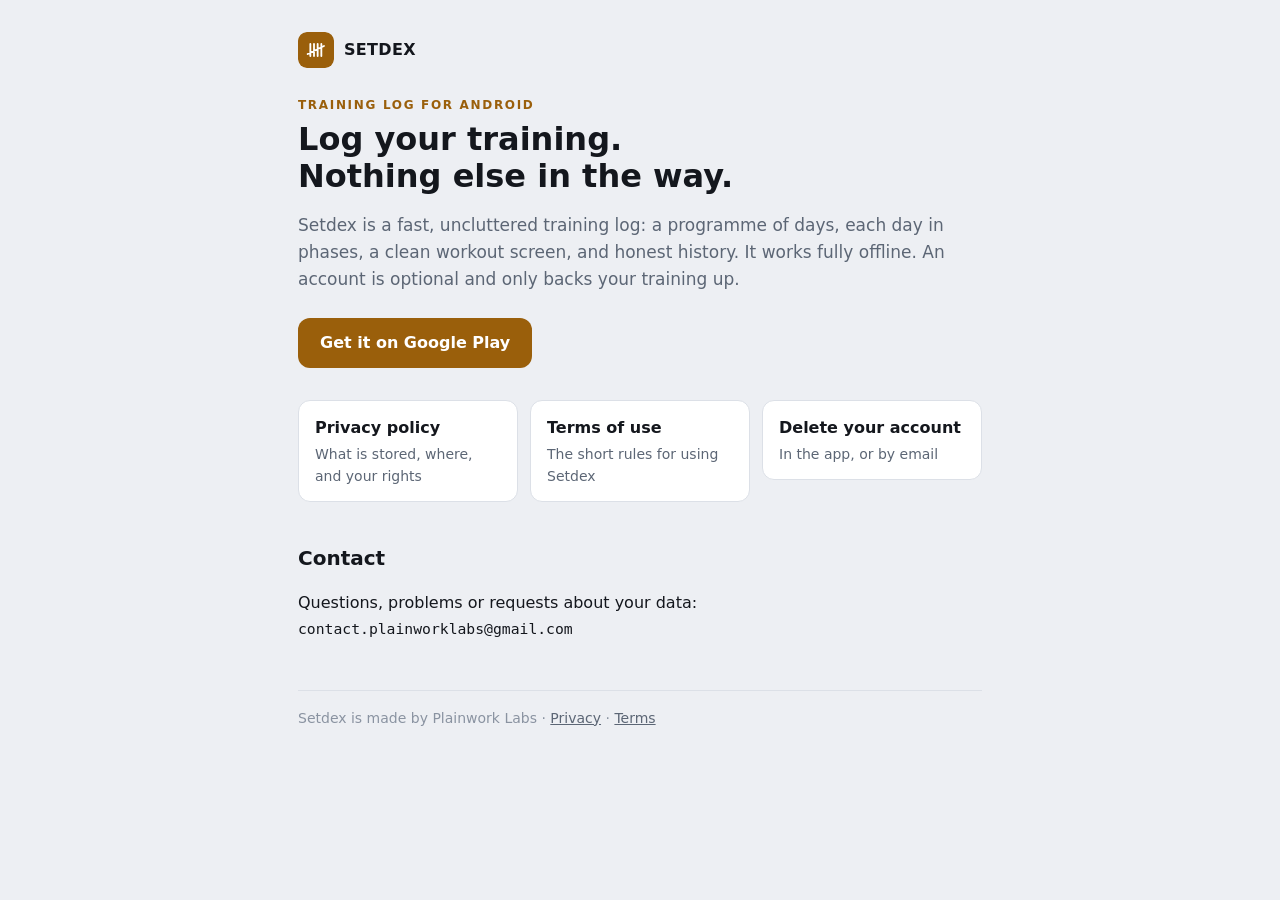
<file: index.html>
<!doctype html>
<html lang="en">
<head>
<meta charset="utf-8">
<meta name="viewport" content="width=device-width, initial-scale=1">
<title>Setdex</title>
<meta name="description" content="Setdex — a fast, uncluttered training log for Android.">
<link rel="icon" href="mark.svg" type="image/svg+xml">
<link rel="stylesheet" href="style.css">
</head>
<body>
<main class="page">
  <header class="top"><a href="./"><img class="mark" src="mark.svg" alt=""><span class="brand">SETDEX</span></a></header>

  <p class="eyebrow">Training log for Android</p>
  <h1>Log your training. Nothing else in the way.</h1>
  <p class="lede">Setdex is a fast, uncluttered training log: a programme of days, each day in
    phases, a clean workout screen, and honest history. It works fully offline. An account is
    optional and only backs your training up.</p>
  <p><a class="play" href="https://play.google.com/store/apps/details?id=com.getsetdex.app">Get it on Google Play</a></p>

  <ul class="links">
    <li><a href="privacy.html">Privacy policy<span>What is stored, where, and your rights</span></a></li>
    <li><a href="terms.html">Terms of use<span>The short rules for using Setdex</span></a></li>
    <li><a href="delete-account.html">Delete your account<span>In the app, or by email</span></a></li>
  </ul>

  <h2>Contact</h2>
  <p>Questions, problems or requests about your data:<br>
    <span class="email">contact.plainworklabs@gmail.com</span></p>

  <footer>Setdex is made by Plainwork Labs · <a href="privacy.html">Privacy</a> · <a href="terms.html">Terms</a></footer>
</main>
</body>
</html>
</file>
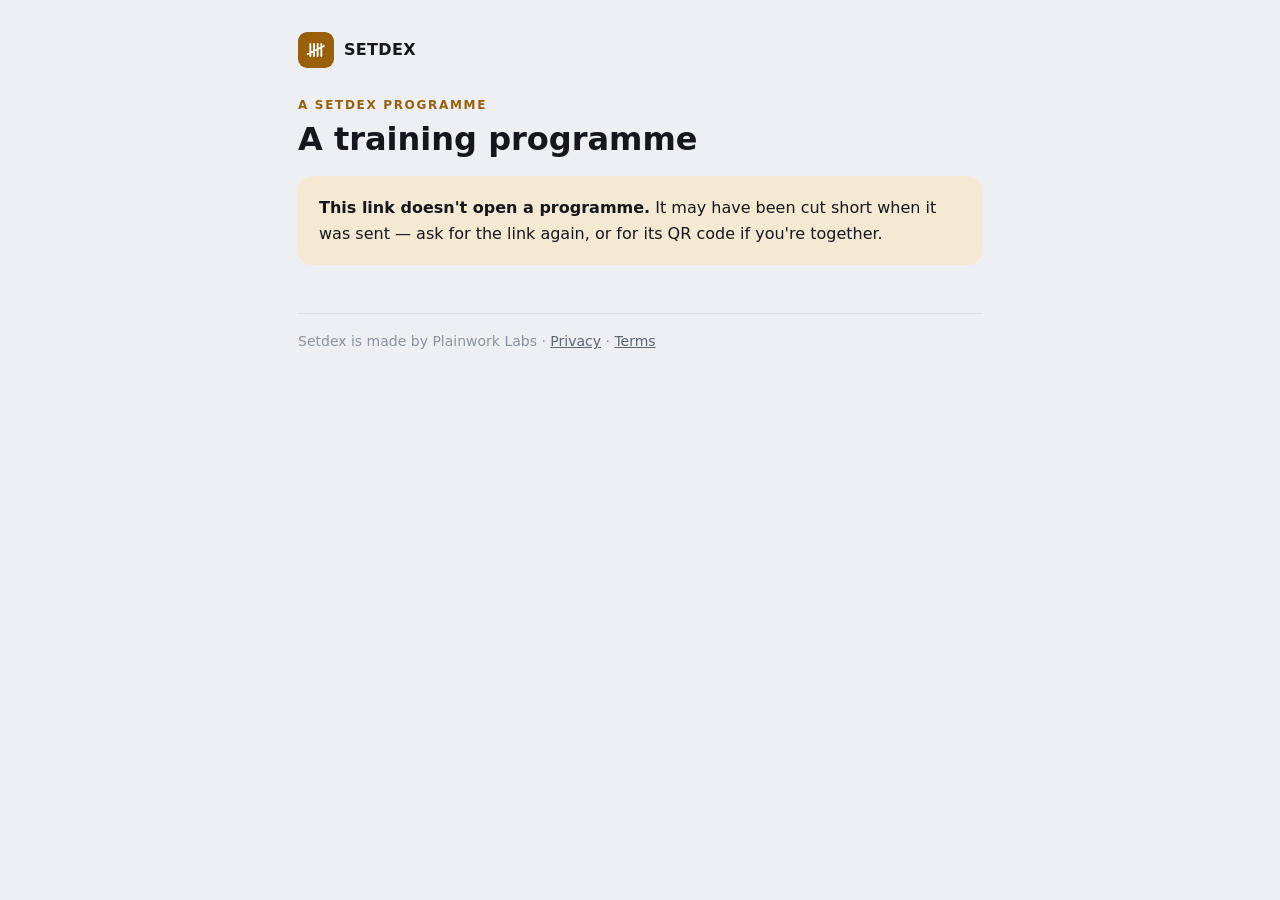
<file: p/index.html>
<!doctype html>
<html lang="en">
<head>
<meta charset="utf-8">
<meta name="viewport" content="width=device-width, initial-scale=1">
<title>A Setdex programme</title>
<meta name="description" content="A training programme shared from Setdex — open it in the app to make it yours.">
<meta name="robots" content="noindex">
<link rel="icon" href="../mark.svg" type="image/svg+xml">
<link rel="stylesheet" href="../style.css">
</head>
<body>
<!-- A programme shared from Setdex (spec §5.4.6). The programme is in the link
     itself, after the #: it never reaches this site's server — this page reads it
     in the browser (the app's lib/programmes/share/programme_link.dart writes it).
     exercises.json names the built-in exercises (app/tool/build_bank.dart). -->
<main class="page">
  <header class="top"><a href="../"><img class="mark" src="../mark.svg" alt=""><span class="brand">SETDEX</span></a></header>

  <p class="eyebrow">A Setdex programme</p>
  <h1 id="name">A training programme</h1>
  <p class="meta" id="size"></p>

  <div id="android" hidden>
    <p><a class="play" id="open" href="#">Open in Setdex</a></p>
    <p class="meta">No Setdex yet? <a href="https://play.google.com/store/apps/details?id=com.getsetdex.app">Get it
      on Google Play</a> — it's free — then come back to this page and tap Open in Setdex.</p>
  </div>
  <div id="elsewhere" hidden>
    <p class="meta">Setdex is a training log for Android phones. Open this link on your Android phone to add the
      programme — <a href="https://play.google.com/store/apps/details?id=com.getsetdex.app">Setdex on Google
      Play</a>.</p>
  </div>

  <div id="plan"></div>

  <div class="card soft" id="broken" hidden>
    <p><b>This link doesn't open a programme.</b> It may have been cut short when it was sent — ask for the
      link again, or for its QR code if you're together.</p>
  </div>
  <noscript><div class="card soft"><p>This page needs JavaScript to show the programme. Open the link on an
    Android phone with Setdex instead.</p></div></noscript>

  <footer>Setdex is made by Plainwork Labs · <a href="../privacy.html">Privacy</a> · <a href="../terms.html">Terms</a></footer>
</main>
<script>
(async () => {
  const PLAY = 'https://play.google.com/store/apps/details?id=com.getsetdex.app';
  const $ = (id) => document.getElementById(id);
  const el = (tag, cls, text) => {
    const e = document.createElement(tag);
    if (cls) e.className = cls;
    if (text != null) e.textContent = text;
    return e;
  };
  const time = (low, high) => {
    if (high < 60) return low === high ? `${low} s` : `${low}–${high} s`;
    const mmss = (s) => `${Math.floor(s / 60)}:${String(s % 60).padStart(2, '0')}`;
    return low === high ? mmss(low) : `${mmss(low)}–${mmss(high)}`;
  };
  // As the app writes a target: "3 sets · 8–12 reps", "3 sets · 20–30 s".
  const target = (sets, low, high, unit) => `${sets} set${sets === 1 ? '' : 's'} · ` +
      (unit === 'seconds' ? time(low, high) : `${low === high ? low : `${low}–${high}`} reps`);

  try {
    const raw = location.hash.slice(1);
    if (!raw.startsWith('1.')) throw new Error('not a programme');
    const data = raw.slice(2);
    if (!/^[A-Za-z0-9_-]+$/.test(data)) throw new Error('not a programme');
    const b64 = data.replace(/-/g, '+').replace(/_/g, '/');
    const bytes = Uint8Array.from(atob(b64 + '==='.slice((b64.length + 3) % 4)), (c) => c.charCodeAt(0));
    const stream = new Blob([bytes]).stream().pipeThrough(new DecompressionStream('deflate-raw'));
    const [version, name, own, days] = JSON.parse(await new Response(stream).text());
    if (version !== 1 || !Array.isArray(days)) throw new Error('not a programme');
    const names = await (await fetch('exercises.json')).json();

    const exercise = (ref) => {
      if (typeof ref === 'number' && ref > 0) {
        const [n, , unit] = names[ref] || ['An exercise from a newer Setdex', '', 'reps'];
        return [n, unit];
      }
      if (typeof ref === 'number' && own[-ref - 1]) return [own[-ref - 1][0], own[-ref - 1][2] === 's' ? 'seconds' : 'reps'];
      return [String(ref).replace(/-/g, ' '), 'reps'];
    };

    document.title = `${name} — a Setdex programme`;
    $('name').textContent = name;
    let count = 0;
    days.forEach(([dayName, , phases], d) => {
      const card = el('section', 'card day');
      card.append(el('h2', null, `Day ${d + 1} · ${dayName}`));
      const plain = phases.length === 1 && !phases[0][1];
      for (const [phaseName, tick, slots] of phases) {
        if (!plain) card.append(el('h3', 'phase', tick ? `${phaseName} · tick only` : phaseName));
        const list = el('ul', 'slots');
        for (const [ref, sets, low, high] of slots) {
          const [n, unit] = exercise(ref);
          const row = el('li');
          row.append(el('span', null, n), el('span', 'target', target(sets, low, high, unit)));
          list.append(row);
          count++;
        }
        card.append(list);
      }
      $('plan').append(card);
    });
    $('size').textContent = `${days.length} ${days.length === 1 ? 'day' : 'days'} · ${count} ${count === 1 ? 'exercise' : 'exercises'}`;

    if (/Android/i.test(navigator.userAgent)) {
      // Opens Setdex with the programme; without Setdex, Chrome goes to Google Play.
      $('open').href = `intent://plan?d=1.${data}#Intent;scheme=com.getsetdex.app;package=com.getsetdex.app;` +
          `S.browser_fallback_url=${encodeURIComponent(PLAY)};end`;
      $('android').hidden = false;
    } else {
      $('elsewhere').hidden = false;
    }
  } catch (e) {
    $('name').textContent = 'A training programme';
    $('broken').hidden = false;
  }
})();
</script>
</body>
</html>
</file>
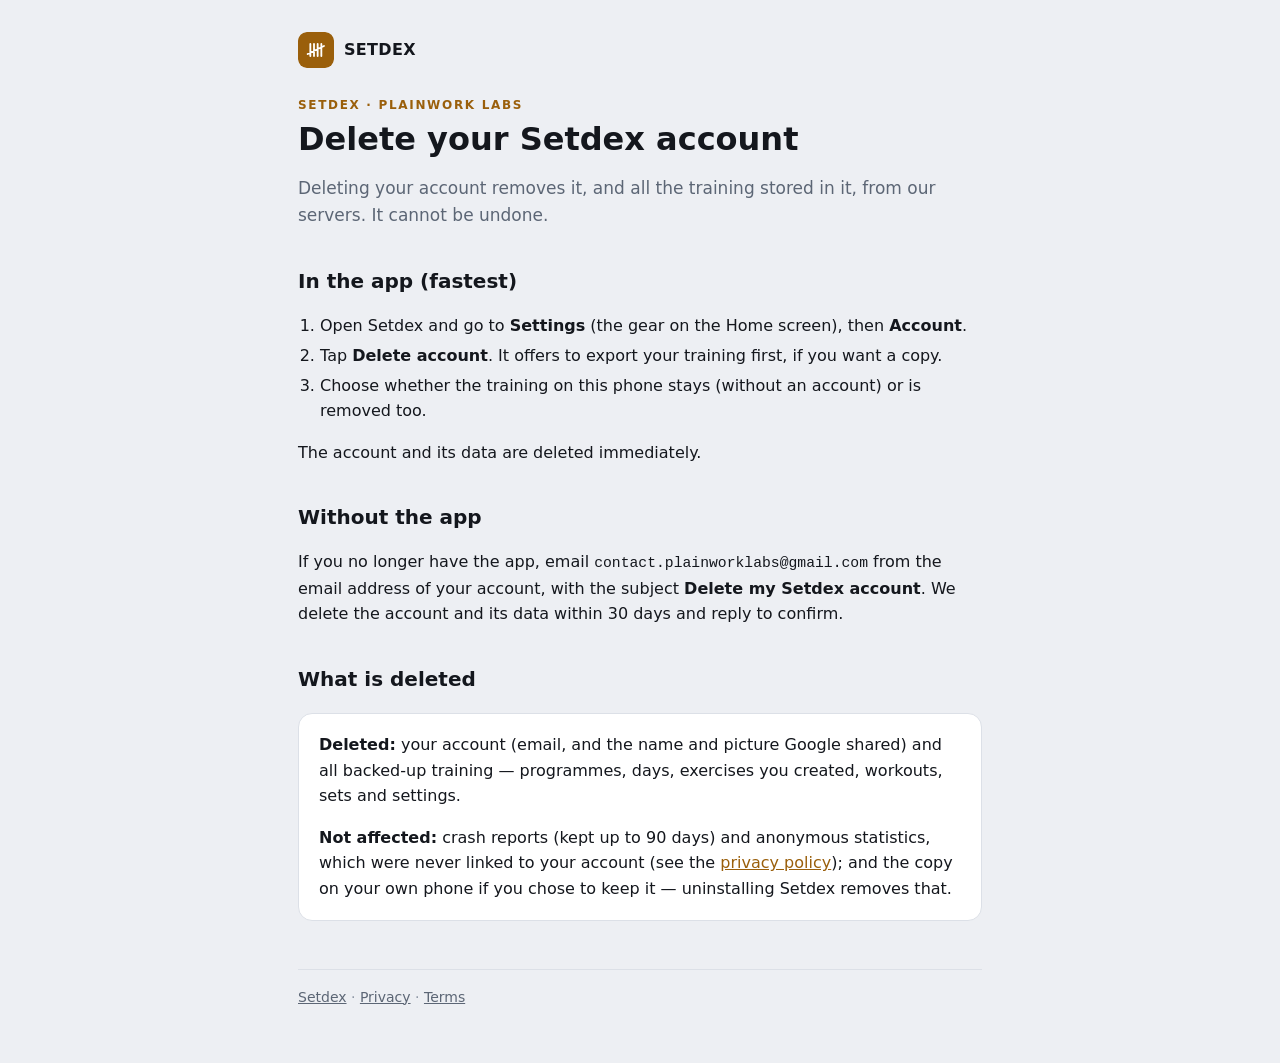
<file: delete-account.html>
<!doctype html>
<html lang="en">
<head>
<meta charset="utf-8">
<meta name="viewport" content="width=device-width, initial-scale=1">
<title>Delete Your Setdex Account</title>
<meta name="description" content="How to delete your Setdex account and its data.">
<link rel="icon" href="mark.svg" type="image/svg+xml">
<link rel="stylesheet" href="style.css">
</head>
<body>
<main class="page">
  <header class="top"><a href="./"><img class="mark" src="mark.svg" alt=""><span class="brand">SETDEX</span></a></header>

  <p class="eyebrow">Setdex · Plainwork Labs</p>
  <h1>Delete your Setdex account</h1>
  <p class="lede">Deleting your account removes it, and all the training stored in it, from our
    servers. It cannot be undone.</p>

  <h2>In the app (fastest)</h2>
  <ol>
    <li>Open Setdex and go to <b>Settings</b> (the gear on the Home screen), then <b>Account</b>.</li>
    <li>Tap <b>Delete account</b>. It offers to export your training first, if you want a copy.</li>
    <li>Choose whether the training on this phone stays (without an account) or is removed too.</li>
  </ol>
  <p>The account and its data are deleted immediately.</p>

  <h2>Without the app</h2>
  <p>If you no longer have the app, email
    <span class="email">contact.plainworklabs@gmail.com</span> from the email address of your
    account, with the subject <b>Delete my Setdex account</b>. We delete the account and its data
    within 30 days and reply to confirm.</p>

  <h2>What is deleted</h2>
  <div class="card">
    <p><b>Deleted:</b> your account (email, and the name and picture Google shared) and all
      backed-up training — programmes, days, exercises you created, workouts, sets and settings.</p>
    <p><b>Not affected:</b> crash reports (kept up to 90 days) and anonymous statistics, which were never linked to your
      account (see the <a href="privacy.html">privacy policy</a>); and the copy on your own phone
      if you chose to keep it — uninstalling Setdex removes that.</p>
  </div>

  <footer><a href="./">Setdex</a> · <a href="privacy.html">Privacy</a> · <a href="terms.html">Terms</a></footer>
</main>
</body>
</html>
</file>
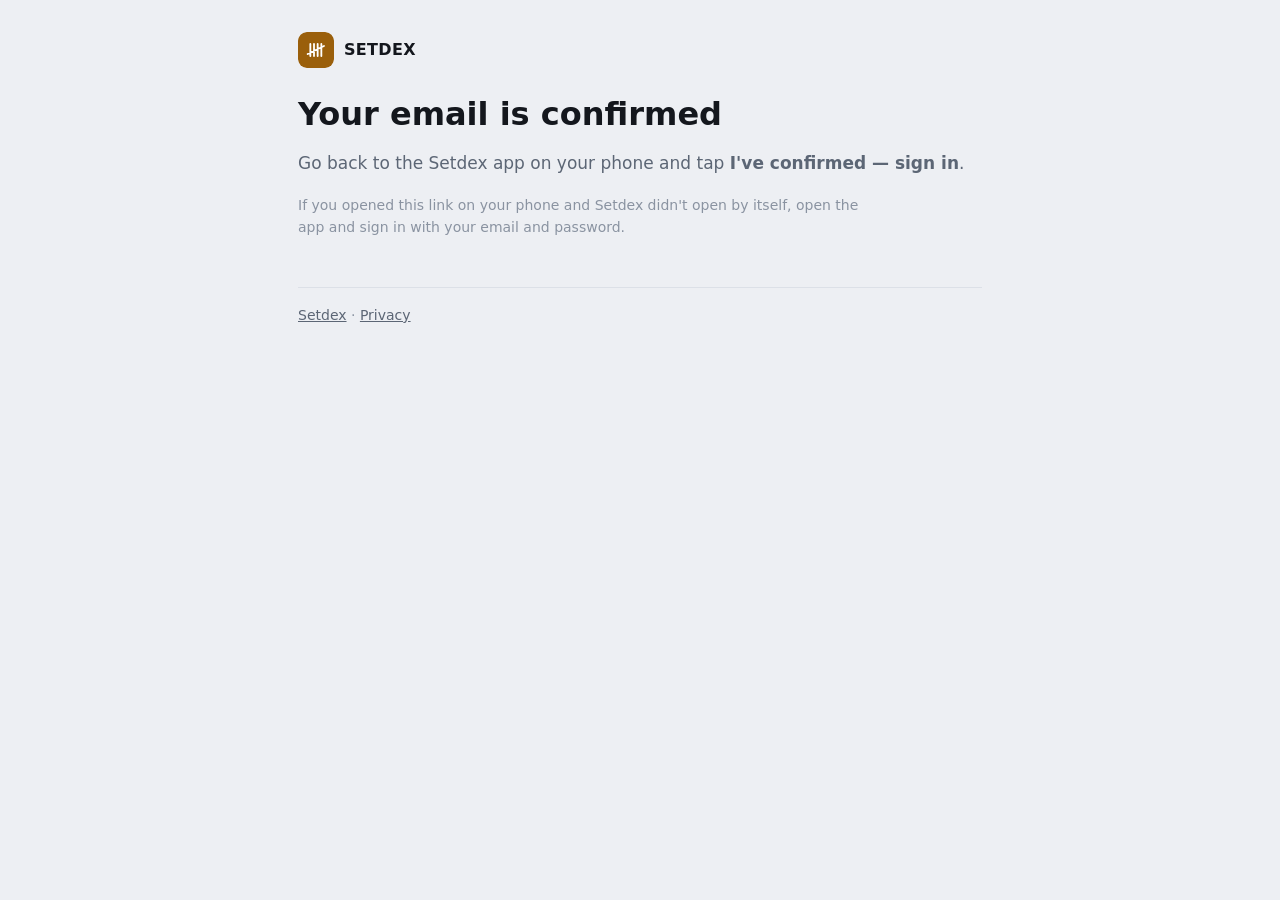
<file: email-confirmed.html>
<!doctype html>
<html lang="en">
<head>
<meta charset="utf-8">
<meta name="viewport" content="width=device-width, initial-scale=1">
<title>Email Confirmed · Setdex</title>
<meta name="robots" content="noindex">
<link rel="icon" href="mark.svg" type="image/svg+xml">
<link rel="stylesheet" href="style.css">
</head>
<body>
<main class="page">
  <header class="top"><a href="./"><img class="mark" src="mark.svg" alt=""><span class="brand">SETDEX</span></a></header>

  <h1>Your email is confirmed</h1>
  <p class="lede">Go back to the Setdex app on your phone and tap <b>I've confirmed — sign in</b>.</p>
  <p class="meta">If you opened this link on your phone and Setdex didn't open by itself, open the
    app and sign in with your email and password.</p>

  <footer><a href="./">Setdex</a> · <a href="privacy.html">Privacy</a></footer>
</main>
</body>
</html>
</file>
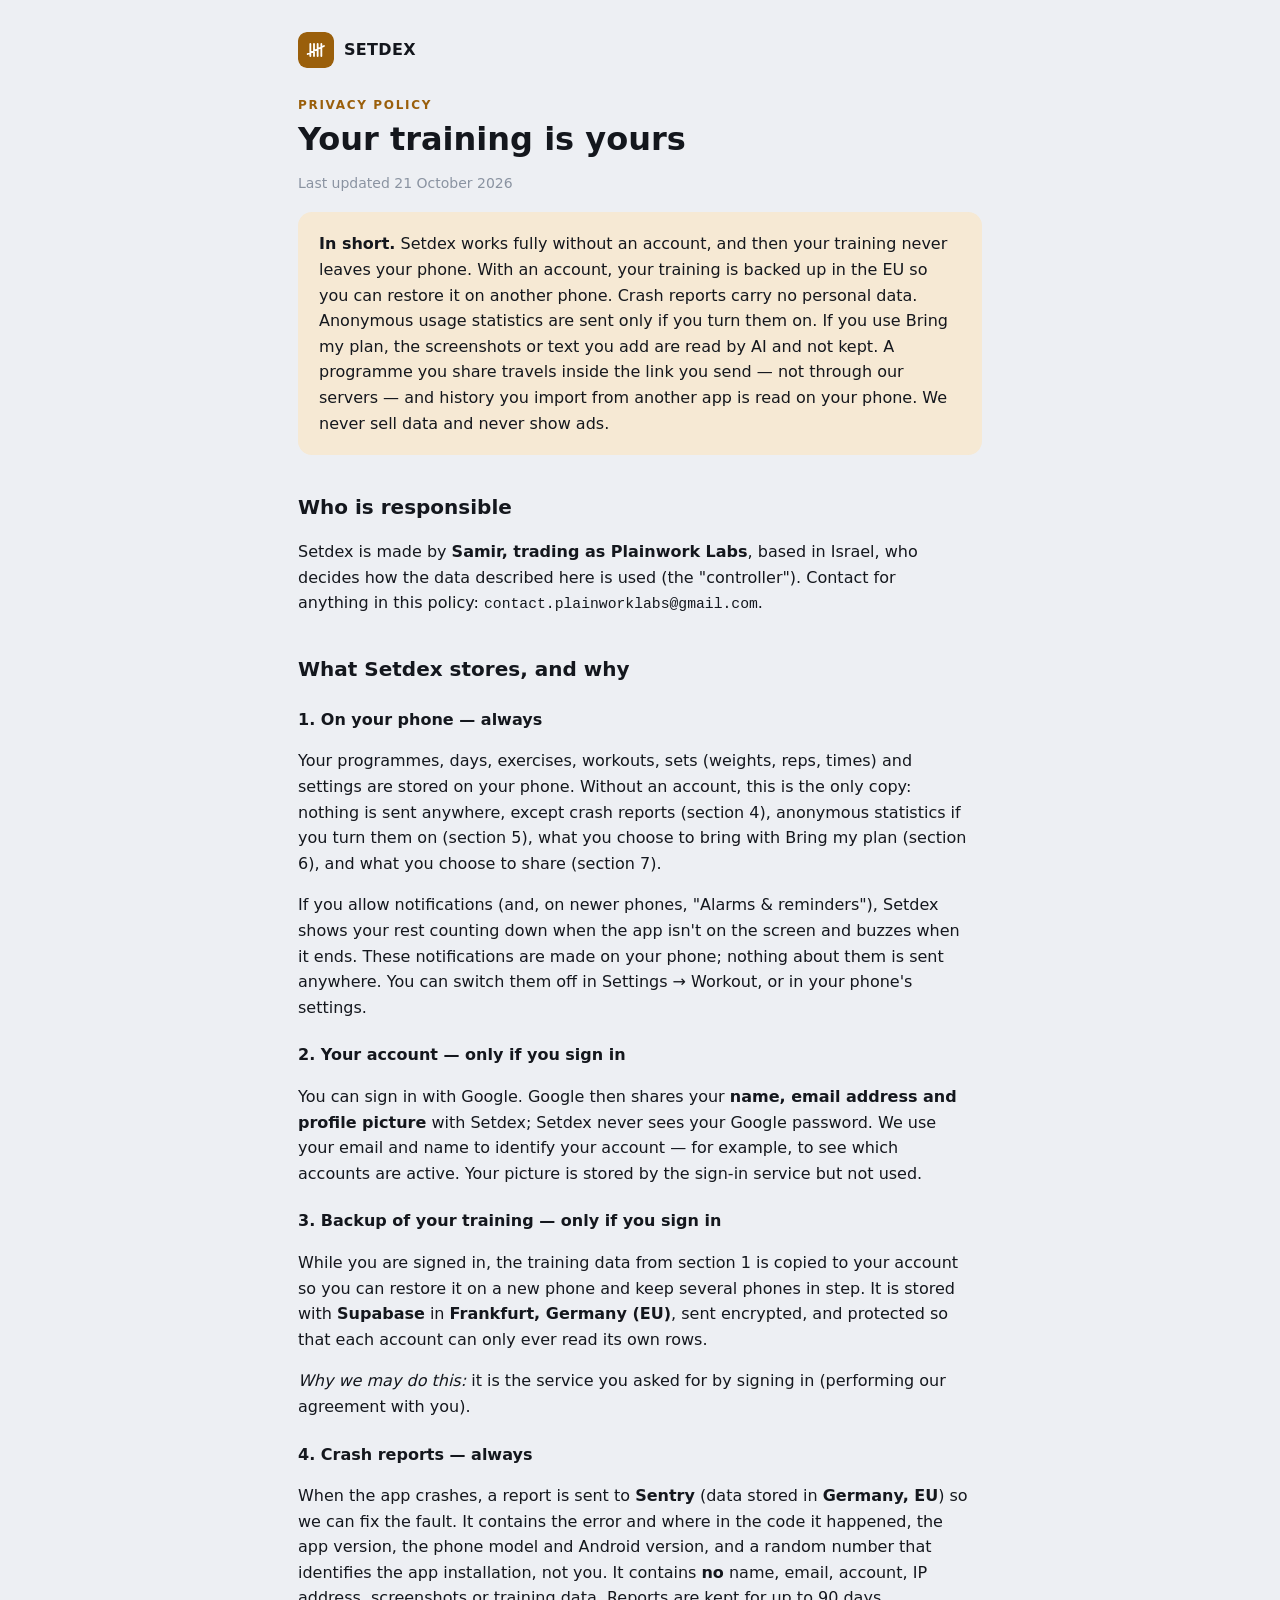
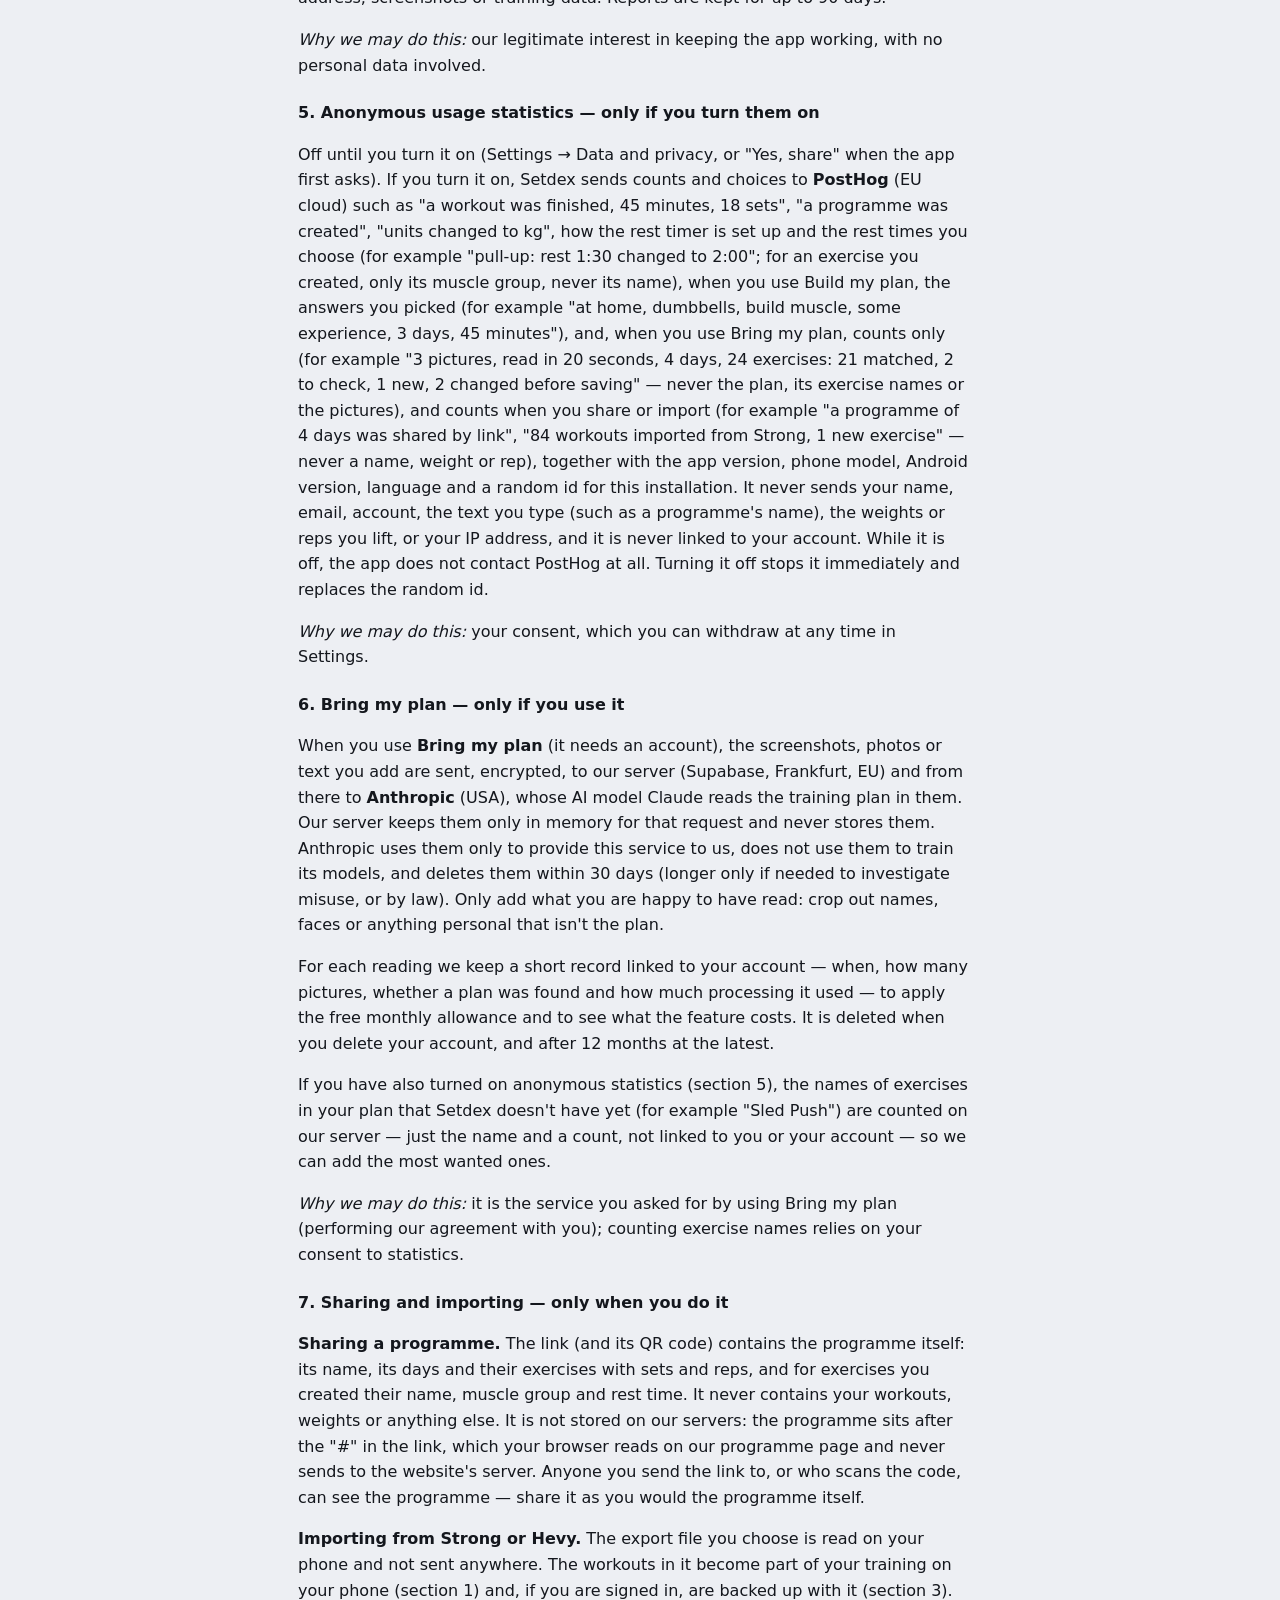
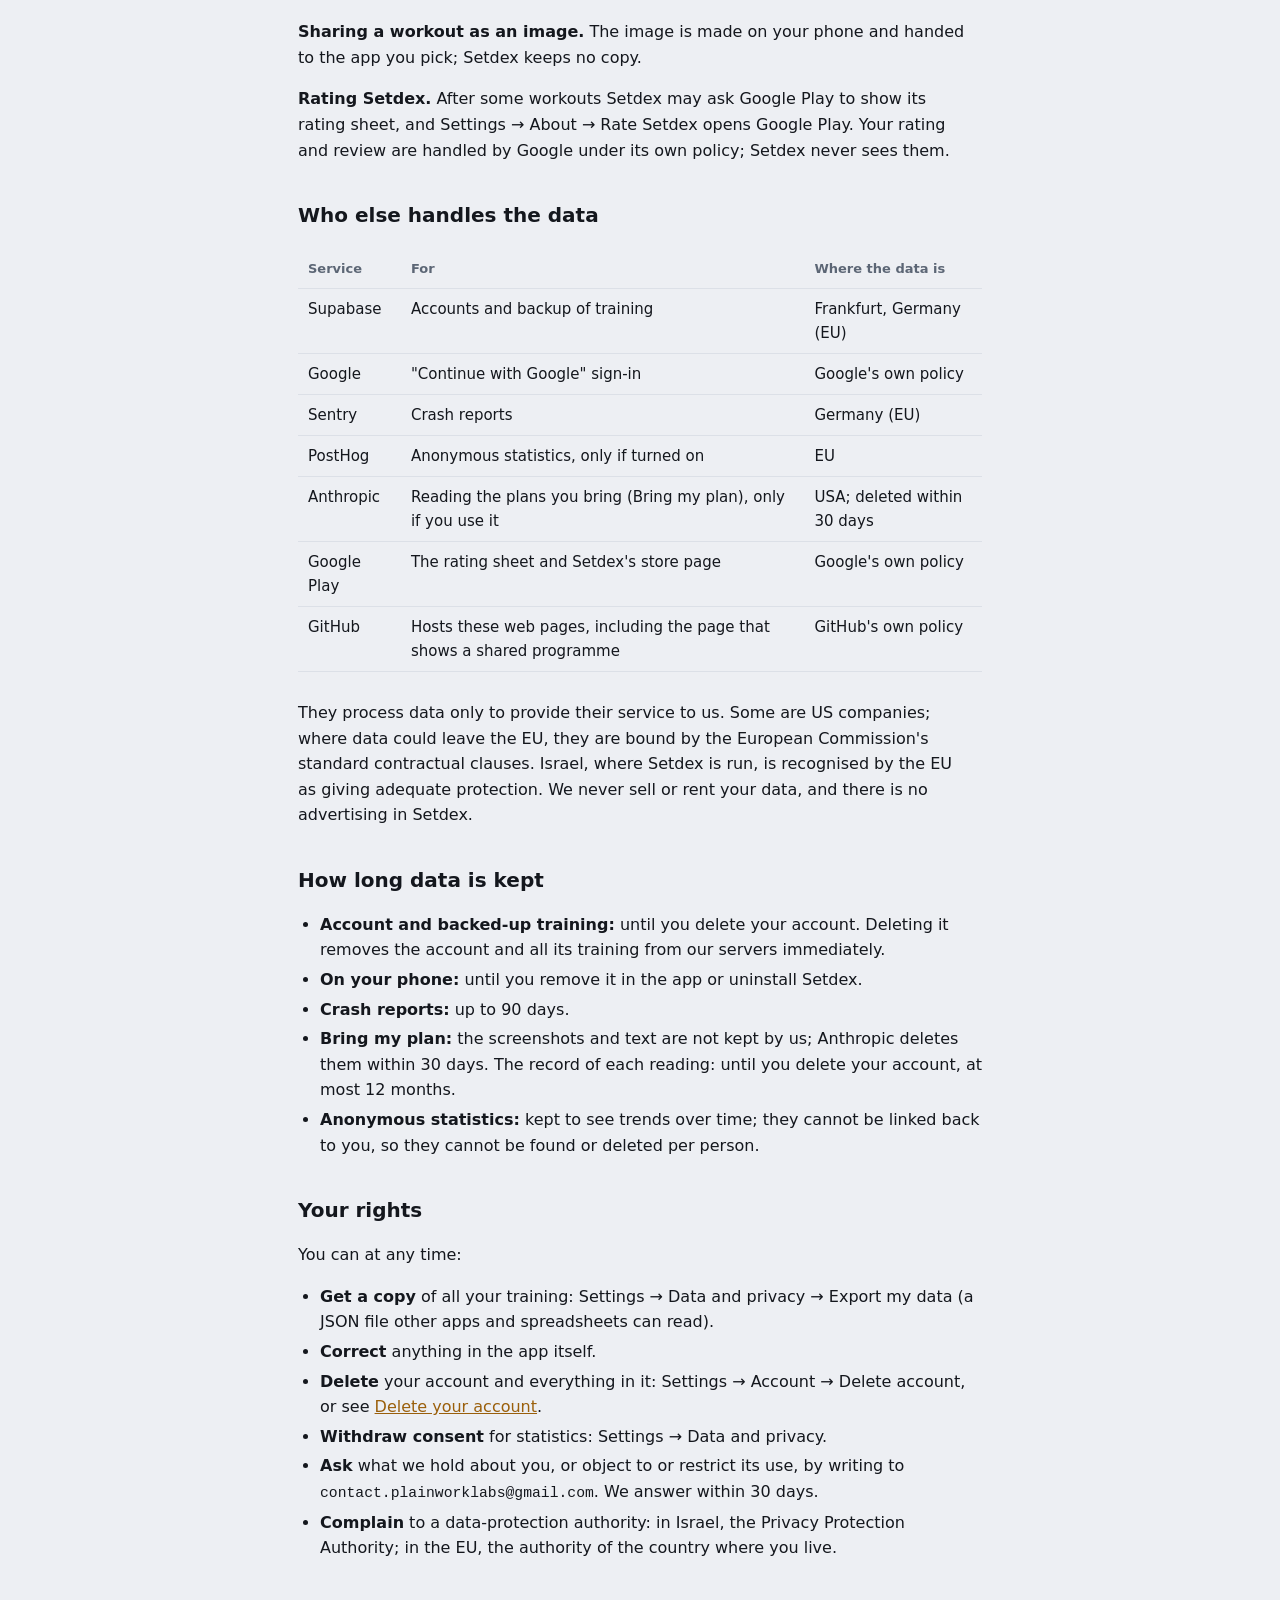
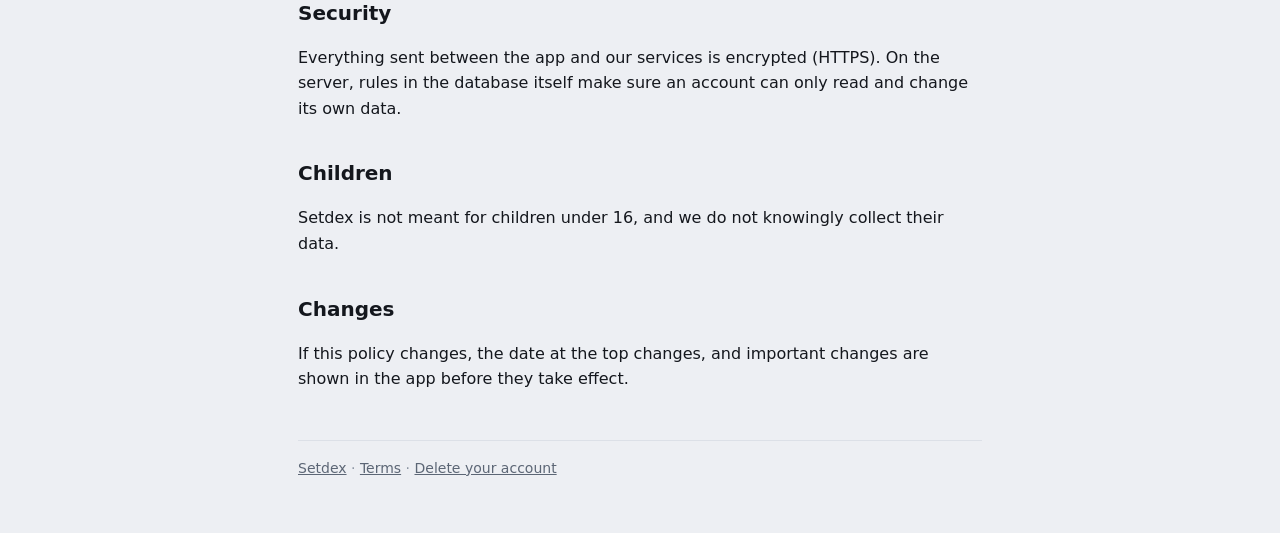
<file: privacy.html>
<!doctype html>
<html lang="en">
<head>
<meta charset="utf-8">
<meta name="viewport" content="width=device-width, initial-scale=1">
<title>Setdex Privacy Policy</title>
<meta name="description" content="What Setdex stores, where, why, and your rights.">
<link rel="icon" href="mark.svg" type="image/svg+xml">
<link rel="stylesheet" href="style.css">
</head>
<body>
<main class="page">
  <header class="top"><a href="./"><img class="mark" src="mark.svg" alt=""><span class="brand">SETDEX</span></a></header>

  <p class="eyebrow">Privacy policy</p>
  <h1>Your training is yours</h1>
  <p class="meta">Last updated 21 October 2026</p>

  <div class="card soft">
    <p><b>In short.</b> Setdex works fully without an account, and then your training never leaves
      your phone. With an account, your training is backed up in the EU so you can restore it on
      another phone. Crash reports carry no personal data. Anonymous usage statistics are sent only
      if you turn them on. If you use Bring my plan, the screenshots or text you add are read by
      AI and not kept. A programme you share travels inside the link you send — not through our
      servers — and history you import from another app is read on your phone. We never sell data
      and never show ads.</p>
  </div>

  <h2>Who is responsible</h2>
  <p>Setdex is made by <b>Samir, trading as Plainwork Labs</b>, based in Israel, who decides how
    the data described here is used (the "controller"). Contact for anything in this policy:
    <span class="email">contact.plainworklabs@gmail.com</span>.</p>

  <h2>What Setdex stores, and why</h2>

  <h3>1. On your phone — always</h3>
  <p>Your programmes, days, exercises, workouts, sets (weights, reps, times) and settings are
    stored on your phone. Without an account, this is the only copy: nothing is sent anywhere,
    except crash reports (section 4), anonymous statistics if you turn them on (section 5), what
    you choose to bring with Bring my plan (section 6), and what you choose to share (section 7).</p>
  <p>If you allow notifications (and, on newer phones, "Alarms &amp; reminders"), Setdex shows
    your rest counting down when the app isn't on the screen and buzzes when it ends. These
    notifications are made on your phone; nothing about them is sent anywhere. You can switch
    them off in Settings → Workout, or in your phone's settings.</p>

  <h3>2. Your account — only if you sign in</h3>
  <p>You can sign in with Google. Google then shares your <b>name, email address and profile
    picture</b> with Setdex; Setdex never sees your Google password. We use your email and
    name to identify your account — for example, to see which accounts are active. Your picture
    is stored by the sign-in service but not used.</p>

  <h3>3. Backup of your training — only if you sign in</h3>
  <p>While you are signed in, the training data from section 1 is copied to your account so you
    can restore it on a new phone and keep several phones in step. It is stored with
    <b>Supabase</b> in <b>Frankfurt, Germany (EU)</b>, sent encrypted, and protected so that each
    account can only ever read its own rows.</p>
  <p><i>Why we may do this:</i> it is the service you asked for by signing in (performing our
    agreement with you).</p>

  <h3>4. Crash reports — always</h3>
  <p>When the app crashes, a report is sent to <b>Sentry</b> (data stored in <b>Germany, EU</b>)
    so we can fix the fault. It contains the error and where in the code it happened, the app
    version, the phone model and Android version, and a random number that identifies the app
    installation, not you. It contains <b>no</b> name, email, account, IP address, screenshots
    or training data. Reports are kept for up to 90 days.</p>
  <p><i>Why we may do this:</i> our legitimate interest in keeping the app working, with no
    personal data involved.</p>

  <h3>5. Anonymous usage statistics — only if you turn them on</h3>
  <p>Off until you turn it on (Settings → Data and privacy, or "Yes, share" when the app first asks). If you turn
    it on, Setdex sends counts and choices to <b>PostHog</b> (EU cloud) such as "a workout was
    finished, 45 minutes, 18 sets", "a programme was created", "units changed to kg", how the rest
    timer is set up and the rest times you choose (for example "pull-up: rest 1:30 changed to
    2:00"; for an exercise you created, only its muscle group, never its name), when
    you use Build my plan, the answers you picked (for example "at home, dumbbells, build muscle,
    some experience, 3 days, 45 minutes"), and, when you use Bring my plan, counts only (for
    example "3 pictures, read in 20 seconds, 4 days, 24 exercises: 21 matched, 2 to check, 1
    new, 2 changed before saving" — never the plan, its exercise names or the pictures), and
    counts when you share or import (for example "a programme of 4 days was shared by link", "84
    workouts imported from Strong, 1 new exercise" — never a name, weight or rep),
    together with the app version, phone model, Android
    version, language and a random id for this installation. It never sends your name, email,
    account, the text you type (such as a programme's name), the weights or reps you lift, or
    your IP address, and it is never linked to your account. While it is off, the app does not
    contact PostHog at all. Turning it off stops it immediately and replaces the random id.</p>
  <p><i>Why we may do this:</i> your consent, which you can withdraw at any time in Settings.</p>

  <h3>6. Bring my plan — only if you use it</h3>
  <p>When you use <b>Bring my plan</b> (it needs an account), the screenshots, photos or text you
    add are sent, encrypted, to our server (Supabase, Frankfurt, EU) and from there to
    <b>Anthropic</b> (USA), whose AI model Claude reads the training plan in them. Our server keeps
    them only in memory for that request and never stores them. Anthropic uses them only to
    provide this service to us, does not use them to train its models, and deletes them within
    30 days (longer only if needed to investigate misuse, or by law). Only add what you are happy
    to have read: crop out names, faces or anything personal that isn't the plan.</p>
  <p>For each reading we keep a short record linked to your account — when, how many pictures,
    whether a plan was found and how much processing it used — to apply the free monthly
    allowance and to see what the feature costs. It is deleted when you delete your account, and
    after 12 months at the latest.</p>
  <p>If you have also turned on anonymous statistics (section 5), the names of exercises in your
    plan that Setdex doesn't have yet (for example "Sled Push") are counted on our server — just
    the name and a count, not linked to you or your account — so we can add the most wanted
    ones.</p>
  <p><i>Why we may do this:</i> it is the service you asked for by using Bring my plan (performing
    our agreement with you); counting exercise names relies on your consent to statistics.</p>

  <h3>7. Sharing and importing — only when you do it</h3>
  <p><b>Sharing a programme.</b> The link (and its QR code) contains the programme itself: its
    name, its days and their exercises with sets and reps, and for exercises you created their
    name, muscle group and rest time. It never contains your workouts, weights or anything else.
    It is not stored on our servers: the programme sits after the "#" in the link, which your
    browser reads on our programme page and never sends to the website's server. Anyone you
    send the link to, or who scans the code, can see the programme — share it as you would the
    programme itself.</p>
  <p><b>Importing from Strong or Hevy.</b> The export file you choose is read on your phone and
    not sent anywhere. The workouts in it become part of your training on your phone (section 1)
    and, if you are signed in, are backed up with it (section 3).</p>
  <p><b>Sharing a workout as an image.</b> The image is made on your phone and handed to the app
    you pick; Setdex keeps no copy.</p>
  <p><b>Rating Setdex.</b> After some workouts Setdex may ask Google Play to show its rating
    sheet, and Settings → About → Rate Setdex opens Google Play. Your rating and review are
    handled by Google under its own policy; Setdex never sees them.</p>

  <h2>Who else handles the data</h2>
  <div class="table-wrap">
  <table>
    <thead><tr><th>Service</th><th>For</th><th>Where the data is</th></tr></thead>
    <tbody>
      <tr><td>Supabase</td><td>Accounts and backup of training</td><td>Frankfurt, Germany (EU)</td></tr>
      <tr><td>Google</td><td>"Continue with Google" sign-in</td><td>Google's own policy</td></tr>
      <tr><td>Sentry</td><td>Crash reports</td><td>Germany (EU)</td></tr>
      <tr><td>PostHog</td><td>Anonymous statistics, only if turned on</td><td>EU</td></tr>
      <tr><td>Anthropic</td><td>Reading the plans you bring (Bring my plan), only if you use it</td><td>USA; deleted within 30 days</td></tr>
      <tr><td>Google Play</td><td>The rating sheet and Setdex's store page</td><td>Google's own policy</td></tr>
      <tr><td>GitHub</td><td>Hosts these web pages, including the page that shows a shared programme</td><td>GitHub's own policy</td></tr>
    </tbody>
  </table>
  </div>
  <p>They process data only to provide their service to us. Some are US companies; where data
    could leave the EU, they are bound by the European Commission's standard contractual clauses.
    Israel, where Setdex is run, is recognised by the EU as giving adequate protection. We never
    sell or rent your data, and there is no advertising in Setdex.</p>

  <h2>How long data is kept</h2>
  <ul>
    <li><b>Account and backed-up training:</b> until you delete your account. Deleting it removes
      the account and all its training from our servers immediately.</li>
    <li><b>On your phone:</b> until you remove it in the app or uninstall Setdex.</li>
    <li><b>Crash reports:</b> up to 90 days.</li>
    <li><b>Bring my plan:</b> the screenshots and text are not kept by us; Anthropic deletes them
      within 30 days. The record of each reading: until you delete your account, at most 12
      months.</li>
    <li><b>Anonymous statistics:</b> kept to see trends over time; they cannot be linked back to
      you, so they cannot be found or deleted per person.</li>
  </ul>

  <h2>Your rights</h2>
  <p>You can at any time:</p>
  <ul>
    <li><b>Get a copy</b> of all your training: Settings → Data and privacy → Export my data (a JSON file other apps
      and spreadsheets can read).</li>
    <li><b>Correct</b> anything in the app itself.</li>
    <li><b>Delete</b> your account and everything in it: Settings → Account → Delete account, or see
      <a href="delete-account.html">Delete your account</a>.</li>
    <li><b>Withdraw consent</b> for statistics: Settings → Data and privacy.</li>
    <li><b>Ask</b> what we hold about you, or object to or restrict its use, by writing to
      <span class="email">contact.plainworklabs@gmail.com</span>. We answer within 30 days.</li>
    <li><b>Complain</b> to a data-protection authority: in Israel, the Privacy Protection Authority;
      in the EU, the authority of the country where you live.</li>
  </ul>

  <h2>Security</h2>
  <p>Everything sent between the app and our services is encrypted (HTTPS). On the server, rules
    in the database itself make sure an account can only read and change its own data.</p>

  <h2>Children</h2>
  <p>Setdex is not meant for children under 16, and we do not knowingly collect their data.</p>

  <h2>Changes</h2>
  <p>If this policy changes, the date at the top changes, and important changes are shown in the
    app before they take effect.</p>

  <footer><a href="./">Setdex</a> · <a href="terms.html">Terms</a> · <a href="delete-account.html">Delete your account</a></footer>
</main>
</body>
</html>
</file>
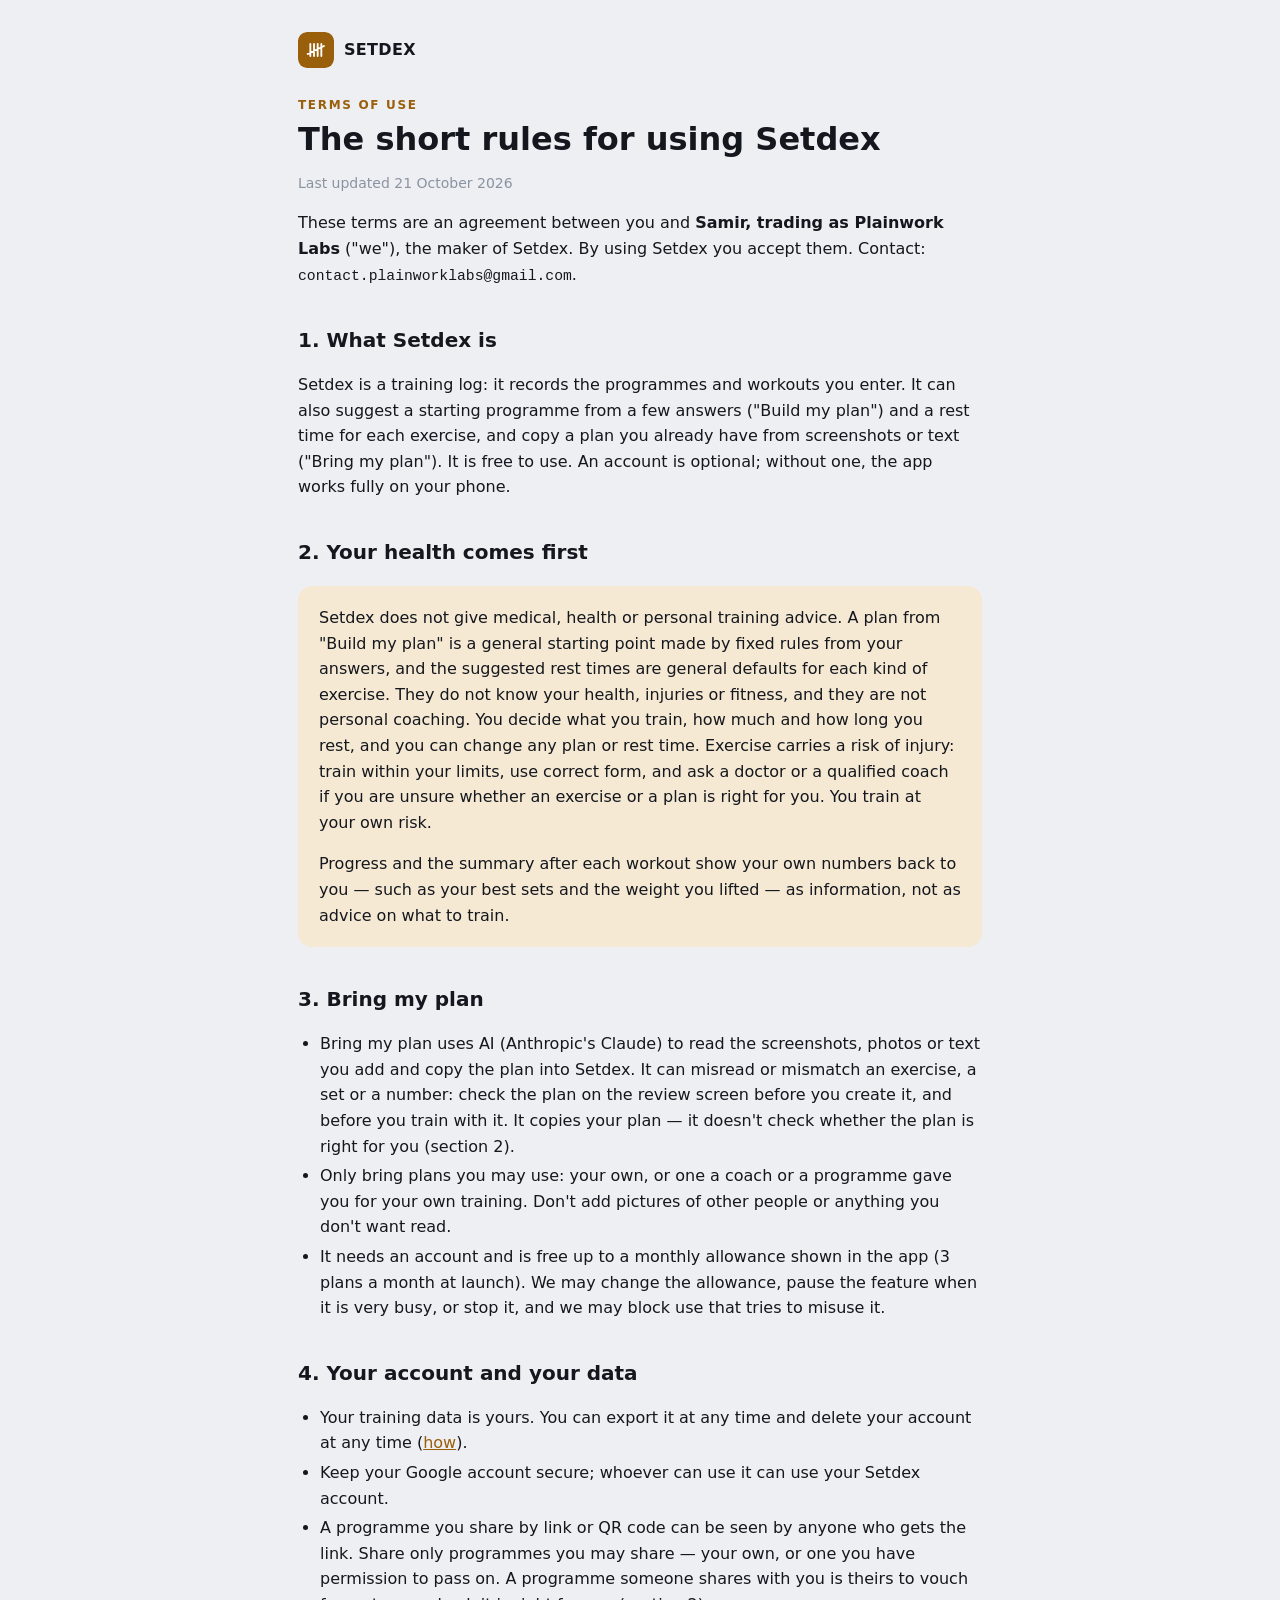
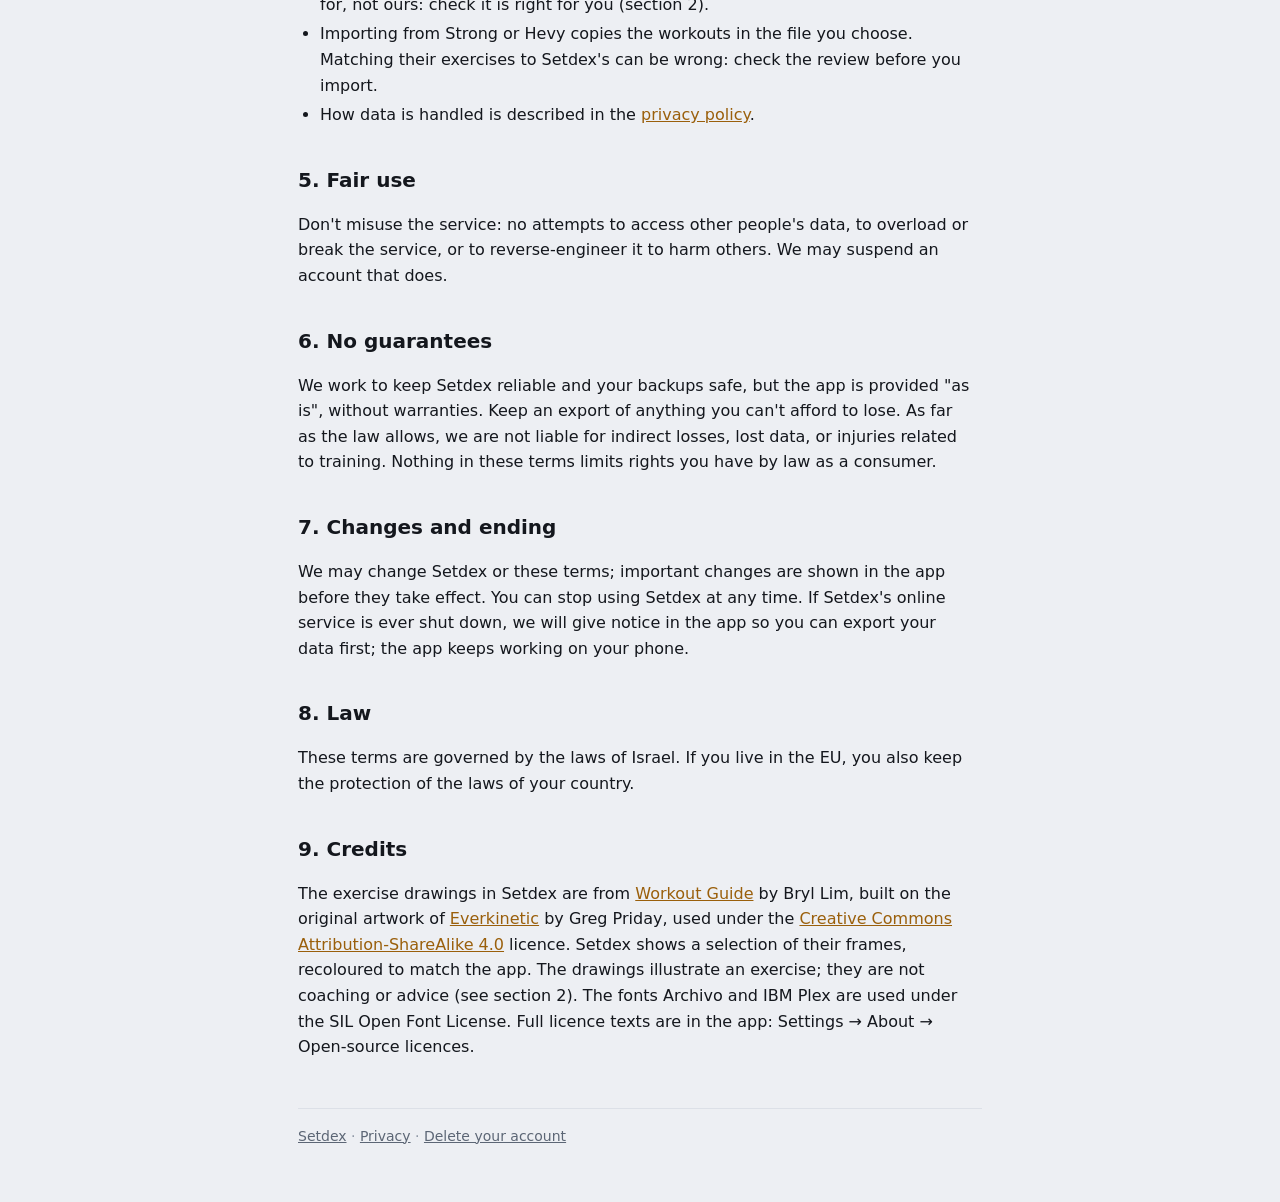
<file: terms.html>
<!doctype html>
<html lang="en">
<head>
<meta charset="utf-8">
<meta name="viewport" content="width=device-width, initial-scale=1">
<title>Setdex Terms of Use</title>
<meta name="description" content="The rules for using Setdex.">
<link rel="icon" href="mark.svg" type="image/svg+xml">
<link rel="stylesheet" href="style.css">
</head>
<body>
<main class="page">
  <header class="top"><a href="./"><img class="mark" src="mark.svg" alt=""><span class="brand">SETDEX</span></a></header>

  <p class="eyebrow">Terms of use</p>
  <h1>The short rules for using Setdex</h1>
  <p class="meta">Last updated 21 October 2026</p>

  <p>These terms are an agreement between you and <b>Samir, trading as Plainwork Labs</b>
    ("we"), the maker of Setdex. By using Setdex you accept them. Contact:
    <span class="email">contact.plainworklabs@gmail.com</span>.</p>

  <h2>1. What Setdex is</h2>
  <p>Setdex is a training log: it records the programmes and workouts you enter. It can also
    suggest a starting programme from a few answers ("Build my plan") and a rest time for each
    exercise, and copy a plan you already have from screenshots or text ("Bring my plan"). It is
    free to use. An
    account is optional; without one, the app works fully on your phone.</p>

  <h2>2. Your health comes first</h2>
  <div class="card soft">
    <p>Setdex does not give medical, health or personal training advice. A plan from "Build my
      plan" is a general starting point made by fixed rules from your answers, and the suggested
      rest times are general defaults for each kind of exercise. They do not know your health,
      injuries or fitness, and they are not personal coaching. You decide what you train, how much
      and how long you rest, and you can change any plan or rest time. Exercise carries a risk of injury: train within
      your limits, use correct form, and ask a doctor or a qualified coach if you are unsure
      whether an exercise or a plan is right for you. You train at your own risk.</p>
    <p>Progress and the summary after each workout show your own numbers back to you — such as
      your best sets and the weight you lifted — as information, not as advice on what to train.</p>
  </div>

  <h2>3. Bring my plan</h2>
  <ul>
    <li>Bring my plan uses AI (Anthropic's Claude) to read the screenshots, photos or text you add
      and copy the plan into Setdex. It can misread or mismatch an exercise, a set or a number:
      check the plan on the review screen before you create it, and before you train with it.
      It copies your plan — it doesn't check whether the plan is right for you (section 2).</li>
    <li>Only bring plans you may use: your own, or one a coach or a programme gave you for your
      own training. Don't add pictures of other people or anything you don't want read.</li>
    <li>It needs an account and is free up to a monthly allowance shown in the app (3 plans a
      month at launch). We may change the allowance, pause the feature when it is very busy, or
      stop it, and we may block use that tries to misuse it.</li>
  </ul>

  <h2>4. Your account and your data</h2>
  <ul>
    <li>Your training data is yours. You can export it at any time and delete your account at any
      time (<a href="delete-account.html">how</a>).</li>
    <li>Keep your Google account secure; whoever can use it can use your Setdex account.</li>
    <li>A programme you share by link or QR code can be seen by anyone who gets the link. Share
      only programmes you may share — your own, or one you have permission to pass on. A
      programme someone shares with you is theirs to vouch for, not ours: check it is right for
      you (section 2).</li>
    <li>Importing from Strong or Hevy copies the workouts in the file you choose. Matching their
      exercises to Setdex's can be wrong: check the review before you import.</li>
    <li>How data is handled is described in the <a href="privacy.html">privacy policy</a>.</li>
  </ul>

  <h2>5. Fair use</h2>
  <p>Don't misuse the service: no attempts to access other people's data, to overload or break
    the service, or to reverse-engineer it to harm others. We may suspend an account that does.</p>

  <h2>6. No guarantees</h2>
  <p>We work to keep Setdex reliable and your backups safe, but the app is provided "as is",
    without warranties. Keep an export of anything you can't afford to lose. As far as the law
    allows, we are not liable for indirect losses, lost data, or injuries related to training.
    Nothing in these terms limits rights you have by law as a consumer.</p>

  <h2>7. Changes and ending</h2>
  <p>We may change Setdex or these terms; important changes are shown in the app before they take
    effect. You can stop using Setdex at any time. If Setdex's online service is ever shut down,
    we will give notice in the app so you can export your data first; the app keeps working on
    your phone.</p>

  <h2>8. Law</h2>
  <p>These terms are governed by the laws of Israel. If you live in the EU, you also keep the
    protection of the laws of your country.</p>

  <h2>9. Credits</h2>
  <p>The exercise drawings in Setdex are from
    <a href="https://github.com/bryllim/workout-guide">Workout Guide</a> by Bryl Lim, built on
    the original artwork of <a href="https://github.com/everkinetic/data">Everkinetic</a> by
    Greg Priday, used under the
    <a href="https://creativecommons.org/licenses/by-sa/4.0/">Creative Commons
    Attribution-ShareAlike 4.0</a> licence. Setdex shows a selection of their frames,
    recoloured to match the app. The drawings illustrate an exercise; they are not coaching
    or advice (see section 2). The fonts Archivo and IBM Plex are used under the SIL Open
    Font License. Full licence texts are in the app: Settings → About → Open-source licences.</p>

  <footer><a href="./">Setdex</a> · <a href="privacy.html">Privacy</a> · <a href="delete-account.html">Delete your account</a></footer>
</main>
</body>
</html>
</file>
<file: style.css>
/* Setdex pages — plain, fast, no third-party requests (no web fonts, no analytics,
   and no scripts but the shared programme page's own, p/index.html). Colours are
   the app's own (app/lib/core/theme/setdex_theme.dart). */
:root {
  color-scheme: light;
  --ground: #EDEFF3; --surface: #FFFFFF; --ink: #14171D; --muted: #5C6675;
  --faint: #8A93A1; --rule: #DCE0E7; --accent: #9A5F0B; --accent-soft: #F6E9D4;
}
@media (prefers-color-scheme: dark) {
  :root {
    color-scheme: dark;
    --ground: #0D1015; --surface: #181C23; --ink: #E9E6DF; --muted: #939CAA;
    --faint: #6F7886; --rule: #272D36; --accent: #E6A544; --accent-soft: #33260F;
  }
}
* { box-sizing: border-box; }
html { -webkit-text-size-adjust: 100%; }
body {
  margin: 0; background: var(--ground); color: var(--ink);
  font: 16px/1.6 system-ui, -apple-system, "Segoe UI", Roboto, sans-serif;
}
.page { max-width: 720px; margin: 0 auto; padding: 32px 18px 56px; }
header.top { display: flex; align-items: center; gap: 12px; margin-bottom: 28px; }
header.top a { color: inherit; text-decoration: none; display: flex; align-items: center; gap: 10px; }
.mark { width: 36px; height: 36px; border-radius: 9px; display: block; }
.brand { font-weight: 800; letter-spacing: .02em; }
.eyebrow { font-size: 12px; font-weight: 700; letter-spacing: .14em; text-transform: uppercase; color: var(--accent); margin: 0; }
h1 { font-size: 32px; line-height: 1.15; margin: 6px 0 8px; text-wrap: balance; }
h2 { font-size: 20px; margin: 36px 0 8px; text-wrap: balance; }
h3 { font-size: 16px; margin: 22px 0 4px; }
p, li { color: var(--ink); max-width: 66ch; }
.lede { color: var(--muted); font-size: 17px; }
.meta { color: var(--faint); font-size: 14px; }
a { color: var(--accent); }
ul, ol { padding-left: 22px; }
li { margin: 4px 0; }
.card { background: var(--surface); border: 1px solid var(--rule); border-radius: 14px; padding: 18px 20px; margin: 18px 0; }
.card.soft { background: var(--accent-soft); border-color: transparent; }
.card p:first-child { margin-top: 0; } .card p:last-child { margin-bottom: 0; }
.play { display: inline-block; background: var(--accent); color: var(--surface); font-weight: 700; text-decoration: none; border-radius: 12px; padding: 12px 22px; margin: 8px 0 4px; }
.play:hover, .play:focus-visible { filter: brightness(1.1); }
.links { display: grid; grid-template-columns: repeat(auto-fit, minmax(200px, 1fr)); gap: 12px; margin: 24px 0; padding: 0; list-style: none; }
.links a { display: block; background: var(--surface); border: 1px solid var(--rule); border-radius: 12px; padding: 14px 16px; text-decoration: none; color: var(--ink); font-weight: 600; }
.links a span { display: block; font-weight: 400; color: var(--muted); font-size: 14px; margin-top: 2px; }
.links a:hover, .links a:focus-visible { border-color: var(--accent); }
.table-wrap { overflow-x: auto; }
table { border-collapse: collapse; width: 100%; font-size: 15px; margin: 12px 0; }
th, td { text-align: left; vertical-align: top; padding: 8px 10px; border-bottom: 1px solid var(--rule); }
th { color: var(--muted); font-weight: 600; font-size: 13px; }
code, .email { font-family: ui-monospace, "Cascadia Mono", Consolas, monospace; font-size: .92em; }
/* A shared programme (p/): a card per day, a line per exercise. */
.day h2 { margin: 0 0 4px; font-size: 18px; }
.day .phase { margin: 14px 0 2px; font-size: 12px; font-weight: 700; letter-spacing: .12em; text-transform: uppercase; color: var(--muted); }
.slots { list-style: none; padding: 0; margin: 4px 0 0; }
.slots li { display: flex; justify-content: space-between; gap: 12px; padding: 7px 0; border-top: 1px solid var(--rule); max-width: none; margin: 0; }
.slots li:first-child { border-top: none; }
.slots .target { color: var(--muted); font-family: ui-monospace, "Cascadia Mono", Consolas, monospace; font-size: 14px; white-space: nowrap; }
footer { margin-top: 48px; padding-top: 16px; border-top: 1px solid var(--rule); color: var(--faint); font-size: 14px; }
footer a { color: var(--muted); }
:focus-visible { outline: 2px solid var(--accent); outline-offset: 2px; }
</file>
